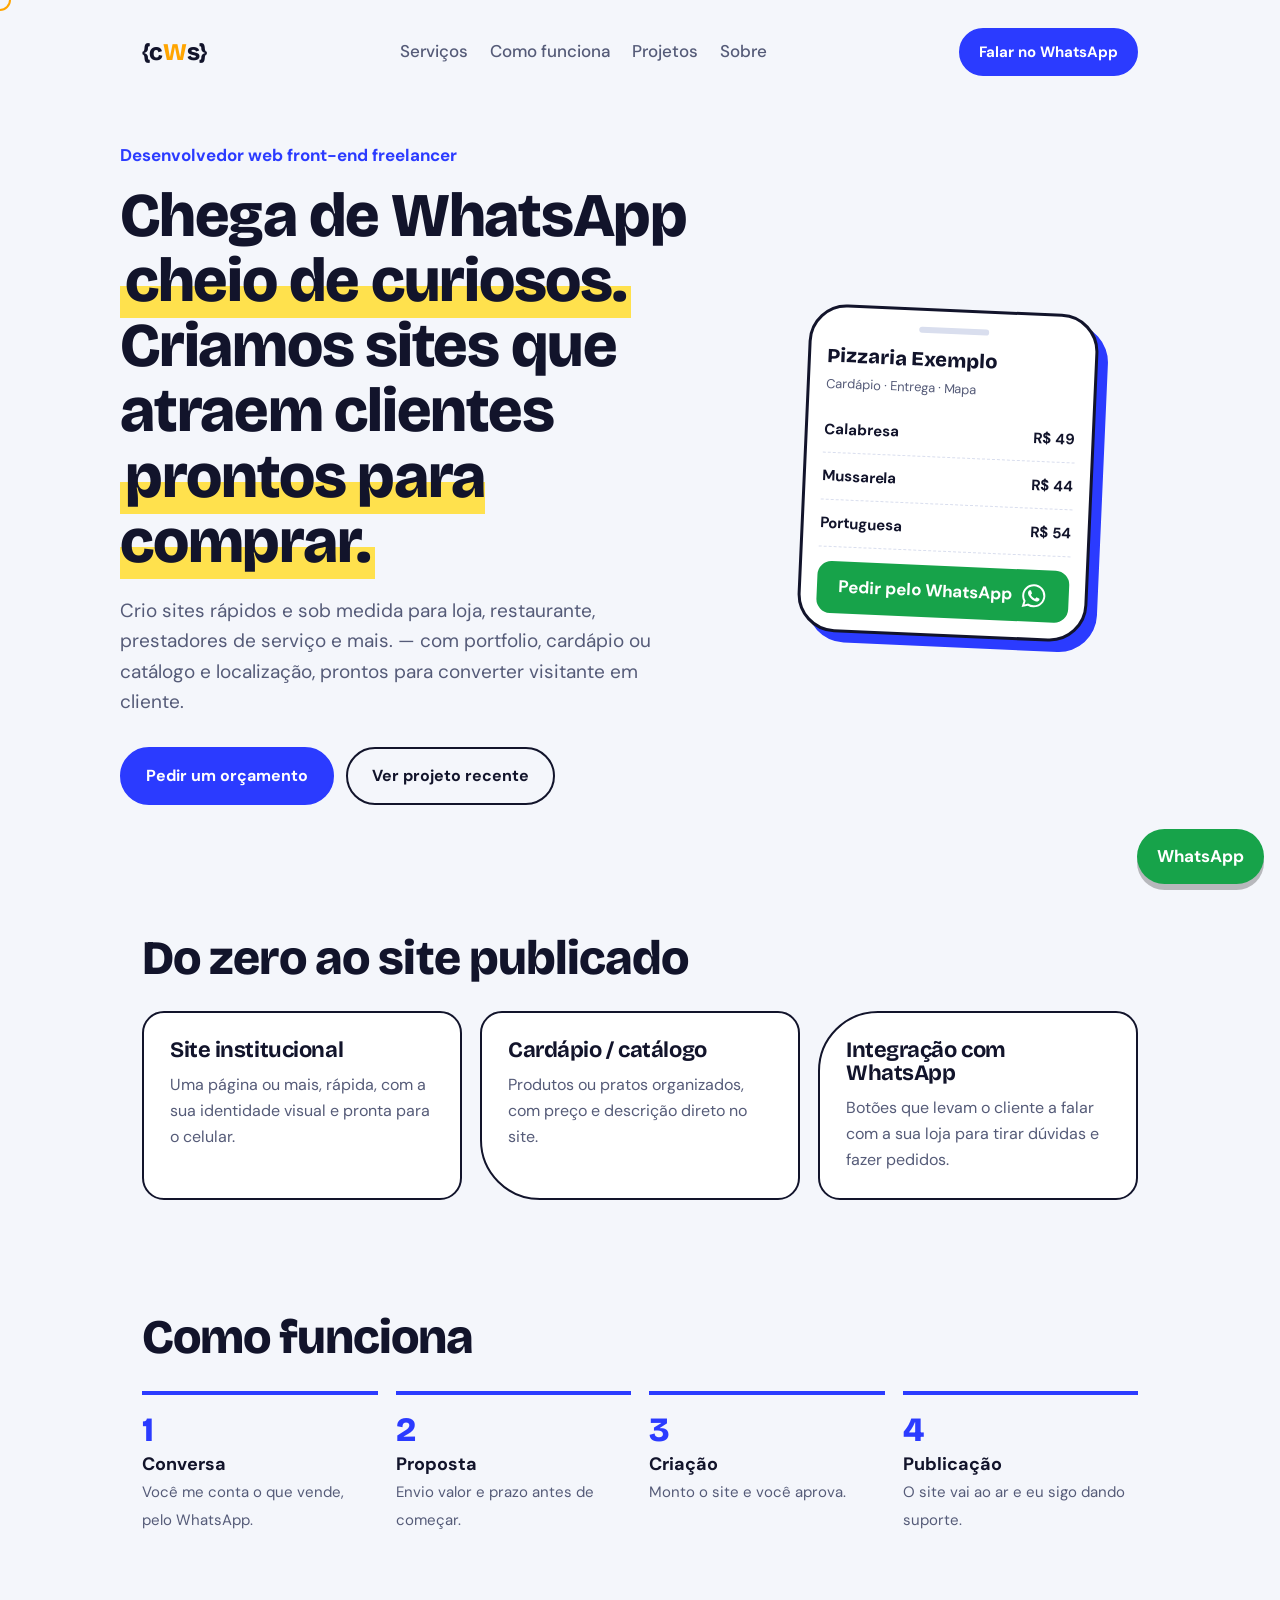
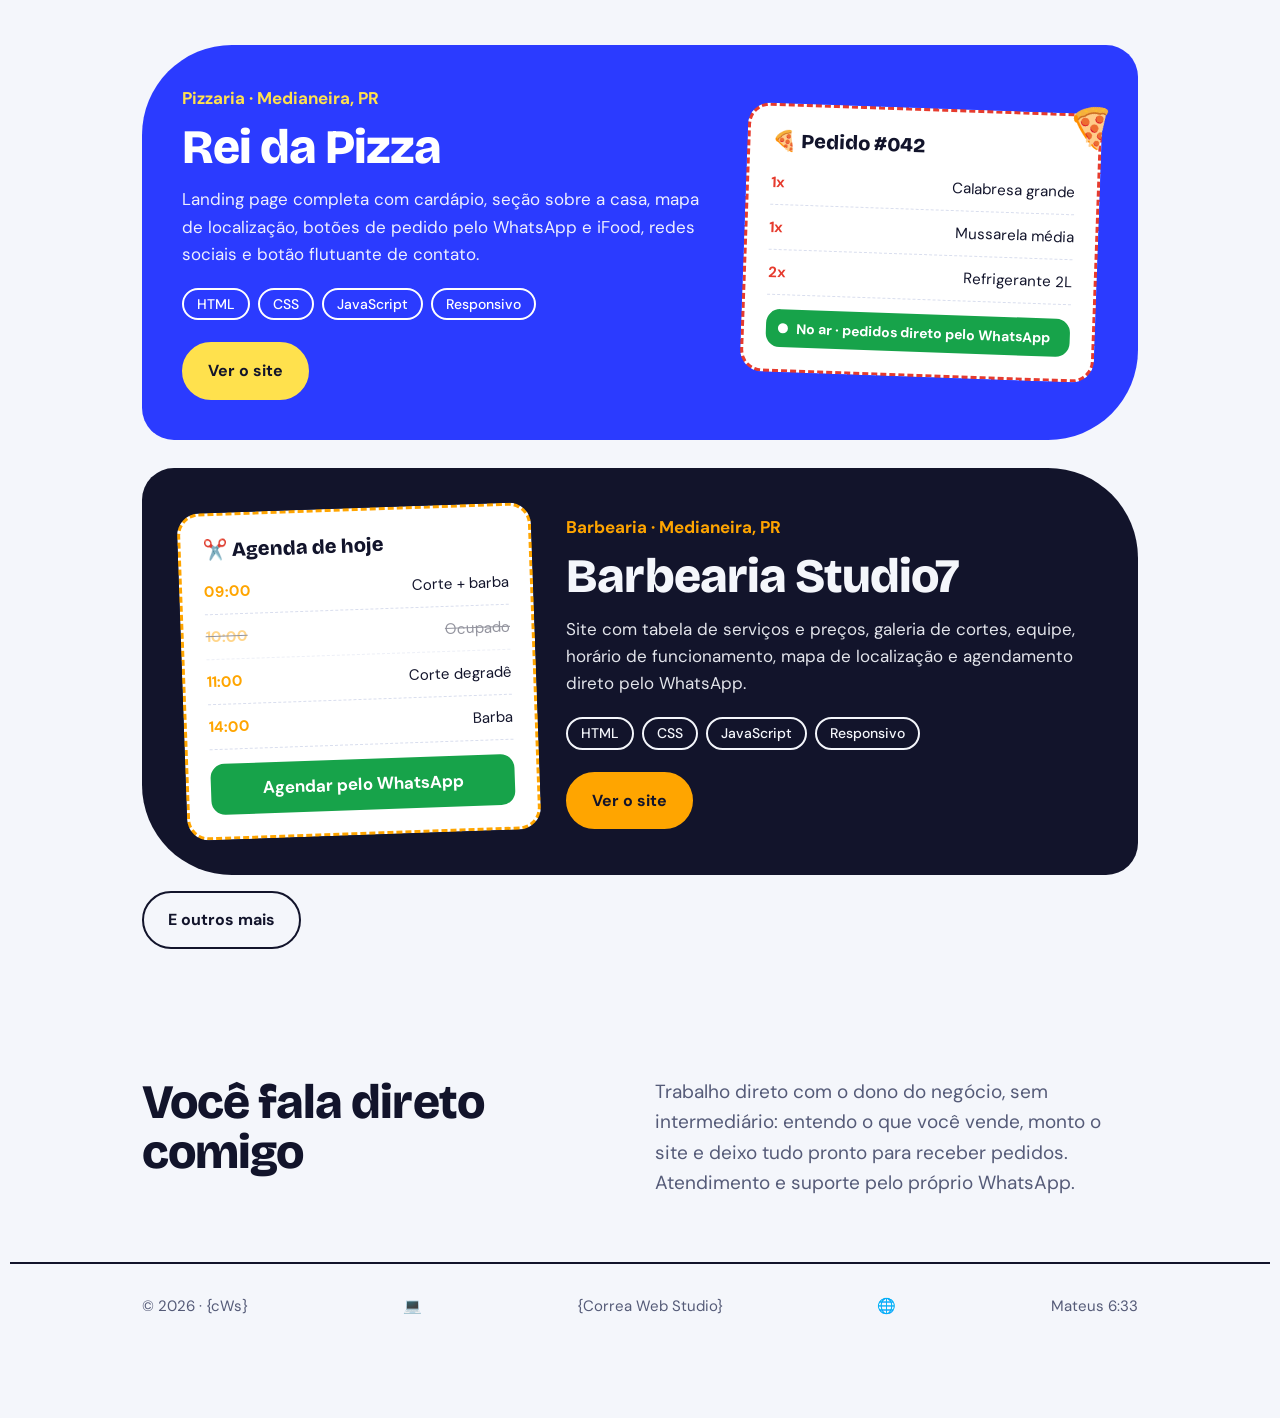
<file: index.html>
<!DOCTYPE html>
<html lang="pt-BR">
<head>
<meta charset="UTF-8">
<meta name="viewport" content="width=device-width, initial-scale=1, viewport-fit=cover">
<title>{cWs} - sites para negócios 🌐</title>
<link rel="icon" type="image/png" href="Logo {cWs}.png">
<meta name="description" content="Sites rápidos e sob medida para lojas, restaurantes e prestadores de serviço, com cardápio ou catálogo e pedidos pelo WhatsApp.">
<link rel="preconnect" href="https://fonts.googleapis.com">
<link rel="preconnect" href="https://fonts.gstatic.com" crossorigin>
<link href="https://fonts.googleapis.com/css2?family=Bricolage+Grotesque:opsz,wght@12..96,500;12..96,700;12..96,800&family=DM+Sans:wght@400;500;700&display=swap" rel="stylesheet">
<link rel="stylesheet" href="style.css">
</head>
<body>
<header>
  <div class="wrap nav">
    <span class="brand">{c<span class="mono">W</span>s}</span>
    <nav class="links">
      <a href="#servicos">Serviços</a>
      <a href="#como">Como funciona</a>
      <a href="#projetos">Projetos</a>
      <a href="#sobre">Sobre</a>
    </nav>
    <a class="btn btn-main btn-sm" href="https://wa.me/5551989264802?text=Oi!%20Vi%20seu%20portf%C3%B3lio%20e%20gostaria%20de%20um%20orçamento." target="_blank" rel="noopener">Falar no WhatsApp</a>
  </div>
</header>

<main>
  <div class="wrap hero">
    <div>
      <p class="who">Desenvolvedor web front-end freelancer</p>
      <h1>Chega de WhatsApp <mark>cheio de curiosos.</mark> Criamos sites que atraem clientes <mark>prontos para comprar.</mark></h1>
      <p class="lead">Crio sites rápidos e sob medida para loja, restaurante, prestadores de serviço e mais. — com portfolio, cardápio ou catálogo e localização, prontos para converter visitante em cliente.</p>
      <div class="ctas">
        <a class="btn btn-main" href="https://wa.me/5551989264802?text=Oi!%20Vi%20seu%20portf%C3%B3lio%20e%20gostaria%20de%20fazer%20um%20orçamento." target="_blank" rel="noopener">Pedir um orçamento</a>
        <a class="btn btn-line" href="#projetos">Ver projeto recente</a>
      </div>
    </div>
    <div class="phone" aria-hidden="true">
      <div class="bar"></div>
      <h4>Pizzaria Exemplo</h4><small>Cardápio · Entrega · Mapa</small>
      <div style="margin-top:10px">
        <div class="item"><b>Calabresa</b><span>R$ 49</span></div>
        <div class="item"><b>Mussarela</b><span>R$ 44</span></div>
        <div class="item"><b>Portuguesa</b><span>R$ 54</span></div>
      </div>
      <span class="fake-btn">Pedir pelo WhatsApp
        <svg viewBox="0 0 24 24" fill="currentColor" aria-hidden="true">
          <path d="M12.04 2C6.58 2 2.13 6.45 2.13 11.91c0 1.75.46 3.45 1.32 4.95L2.05 22l5.25-1.38a9.9 9.9 0 0 0 4.74 1.21h.01c5.46 0 9.91-4.45 9.91-9.91 0-2.65-1.03-5.14-2.9-7.01A9.85 9.85 0 0 0 12.04 2Zm0 18.15h-.01a8.23 8.23 0 0 1-4.19-1.15l-.3-.18-3.12.82.83-3.04-.2-.31a8.2 8.2 0 0 1-1.26-4.38c0-4.54 3.7-8.24 8.25-8.24 2.2 0 4.27.86 5.82 2.42a8.18 8.18 0 0 1 2.41 5.83c0 4.54-3.7 8.23-8.23 8.23Zm4.52-6.16c-.25-.12-1.47-.72-1.69-.81-.23-.08-.39-.12-.56.13-.16.25-.64.81-.78.97-.14.17-.29.19-.54.06-.25-.12-1.05-.39-2-1.23-.74-.66-1.24-1.47-1.38-1.72-.15-.25-.02-.38.11-.5.11-.11.25-.29.37-.43.12-.15.16-.25.25-.41.08-.17.04-.31-.02-.43-.06-.12-.56-1.34-.76-1.84-.2-.48-.41-.42-.56-.42h-.48c-.17 0-.43.06-.66.31-.22.25-.86.85-.86 2.07 0 1.22.89 2.4 1.01 2.56.12.17 1.75 2.67 4.23 3.74.59.26 1.05.41 1.41.52.59.19 1.13.16 1.56.1.48-.07 1.47-.6 1.67-1.18.21-.58.21-1.07.14-1.18-.06-.1-.22-.16-.47-.28Z"/>
        </svg>
      </span>
    </div>
  </div>

  <section id="servicos"><div class="wrap">
    <h2>Do zero ao site publicado</h2>
    <div class="grid3">
      <div class="card"><h3>Site institucional</h3><p>Uma página ou mais, rápida, com a sua identidade visual e pronta para o celular.</p></div>
      <div class="card"><h3>Cardápio / catálogo</h3><p>Produtos ou pratos organizados, com preço e descrição direto no site.</p></div>
      <div class="card"><h3>Integração com WhatsApp</h3><p>Botões que levam o cliente a falar com a sua loja para tirar dúvidas e fazer pedidos.</p></div>
    </div>
  </div></section>

  <section id="como"><div class="wrap">
    <h2>Como funciona</h2>
    <ol class="steps">
      <li><b>Conversa</b><span>Você me conta o que vende, pelo WhatsApp.</span></li>
      <li><b>Proposta</b><span>Envio valor e prazo antes de começar.</span></li>
      <li><b>Criação</b><span>Monto o site e você aprova.</span></li>
      <li><b>Publicação</b><span>O site vai ao ar e eu sigo dando suporte.</span></li>
    </ol>
  </div></section>

  <section id="projetos"><div class="wrap">
    <div class="project pizza">
      <div>
        <span class="place">Pizzaria · Medianeira, PR</span>
        <h2>Rei da Pizza</h2>
        <p>Landing page completa com cardápio, seção sobre a casa, mapa de localização, botões de pedido pelo WhatsApp e iFood, redes sociais e botão flutuante de contato.</p>
        <div class="tags"><span>HTML</span><span>CSS</span><span>JavaScript</span><span>Responsivo</span></div>
        <!-- Troque # pela URL real do site -->
        <a class="btn" href="https://correawebstudio.github.io/Pizzaria.ReidaPizza/" target="_blank" rel="noopener">Ver o site</a>
      </div>
      <div class="comanda" aria-hidden="true">
        <h4>🍕 Pedido #042</h4>
        <div class="slot"><b>1x</b><span>Calabresa grande</span></div>
        <div class="slot"><b>1x</b><span>Mussarela média</span></div>
        <div class="slot"><b>2x</b><span>Refrigerante 2L</span></div>
        <div class="status"><i></i>No ar · pedidos direto pelo WhatsApp</div>
      </div>
    </div>
    <div class="project barber">
      <div class="agenda" aria-hidden="true">
        <h4>✂️ Agenda de hoje</h4>
        <div class="slot"><b>09:00</b><span>Corte + barba</span></div>
        <div class="slot busy"><b>10:00</b><span>Ocupado</span></div>
        <div class="slot"><b>11:00</b><span>Corte degradê</span></div>
        <div class="slot"><b>14:00</b><span>Barba</span></div>
        <span class="fake-btn">Agendar pelo WhatsApp</span>
      </div>
      <div>
        <span class="place">Barbearia · Medianeira, PR</span>
        <h2>Barbearia Studio7</h2>
        <p>Site com tabela de serviços e preços, galeria de cortes, equipe, horário de funcionamento, mapa de localização e agendamento direto pelo WhatsApp.</p>
        <div class="tags"><span>HTML</span><span>CSS</span><span>JavaScript</span><span>Responsivo</span></div>
        <!-- Troque # pela URL real do site -->
        <a class="btn" href="https://correawebstudio.github.io/barbearia.studio7/" target="_blank" rel="noopener">Ver o site</a>
      </div>
    </div>
    <div>
      <p class="out" >E outros mais</p>
    </div>
  </div></section>

  <section id="sobre"><div class="wrap about">
    <h2>Você fala direto comigo</h2>
    <p>Trabalho direto com o dono do negócio, sem intermediário: entendo o que você vende, monto o site e deixo tudo pronto para receber pedidos. Atendimento e suporte pelo próprio WhatsApp.</p>
  </div></section>
</main>

<footer><div class="wrap foot">
  <span>© 2026 · {cWs}</span>
  <span>💻</span>
  <span>{Correa Web Studio}</span>
  <span>🌐</span>
  <span>Mateus 6:33</span>
</div></footer>

<a class="float" href="https://wa.me/5551989264802?text=Oi!%20Vi%20seu%20portf%C3%B3lio%20e%20gostaria%20de%20um%20orçamento." target="_blank" rel="noopener">WhatsApp</a>

<div class="cursor" aria-hidden="true"></div>
<script src="script.js"></script>
</body>
</html>
</file>
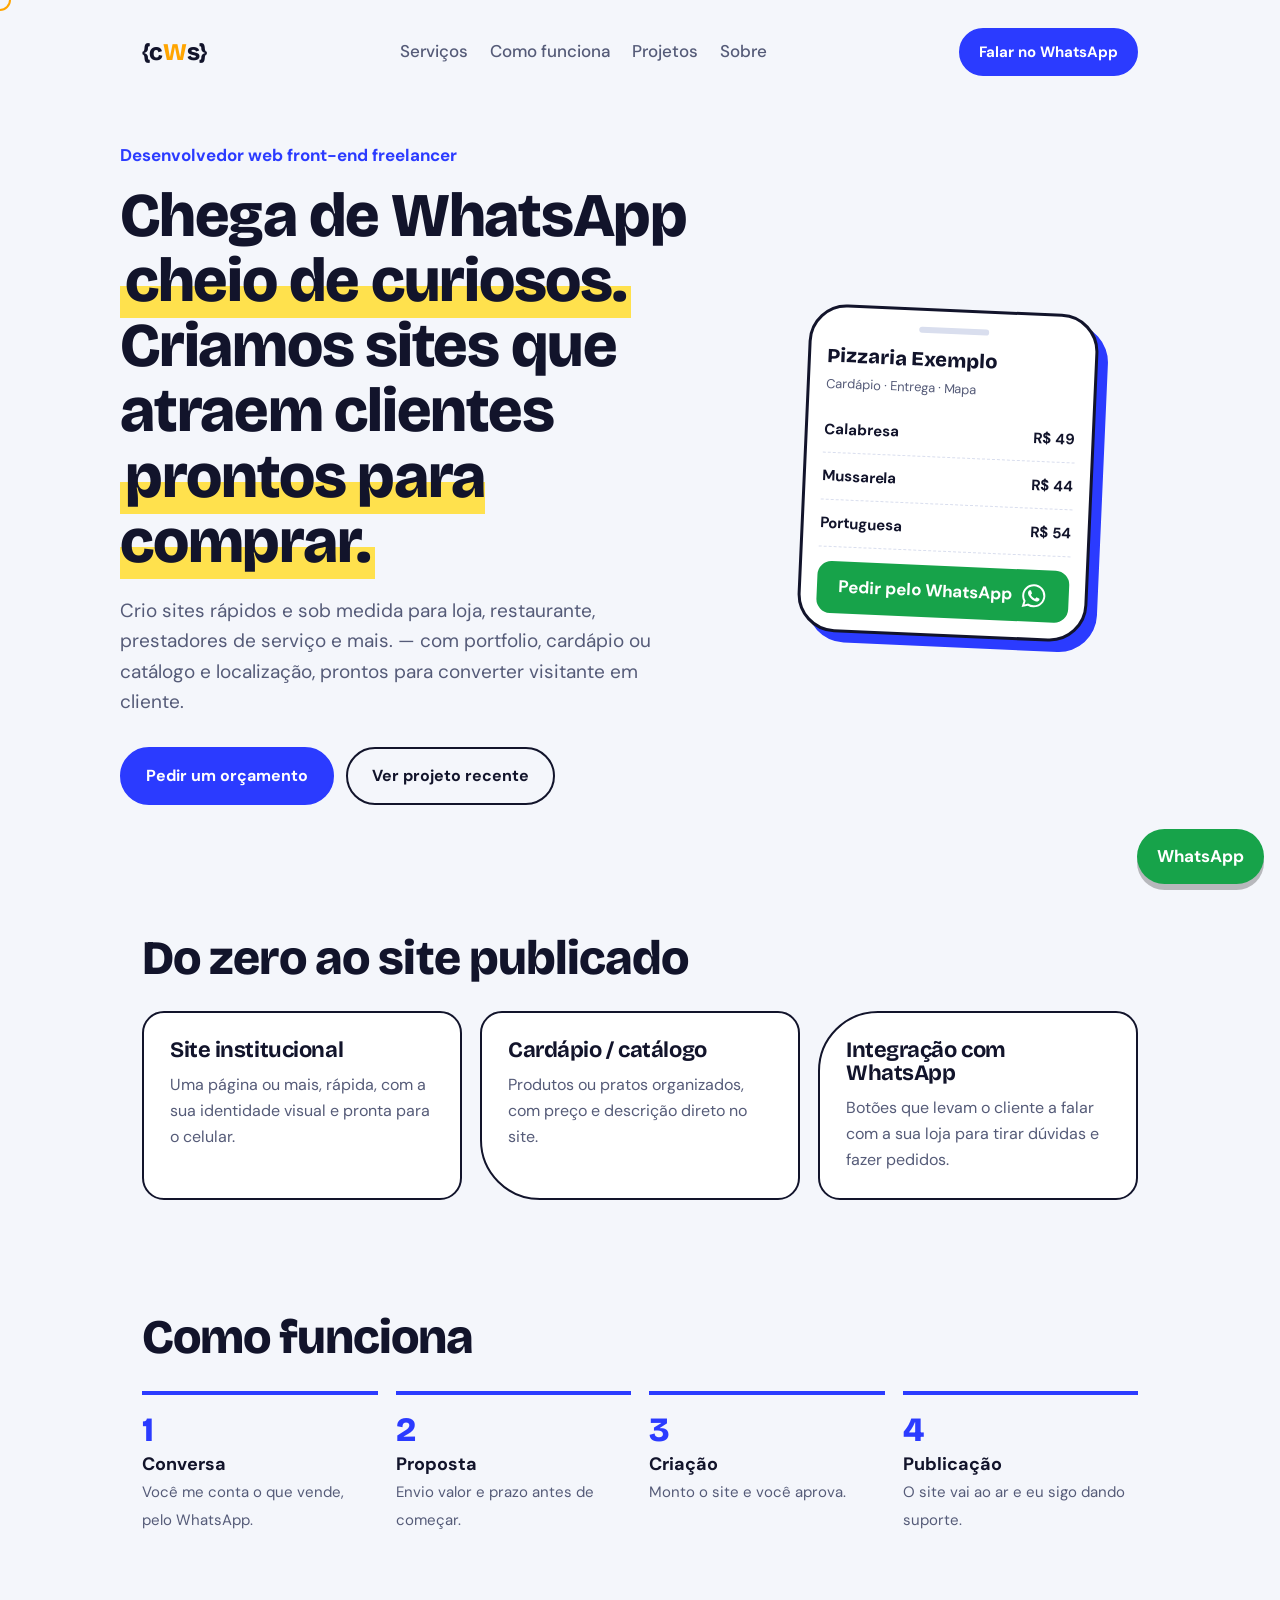
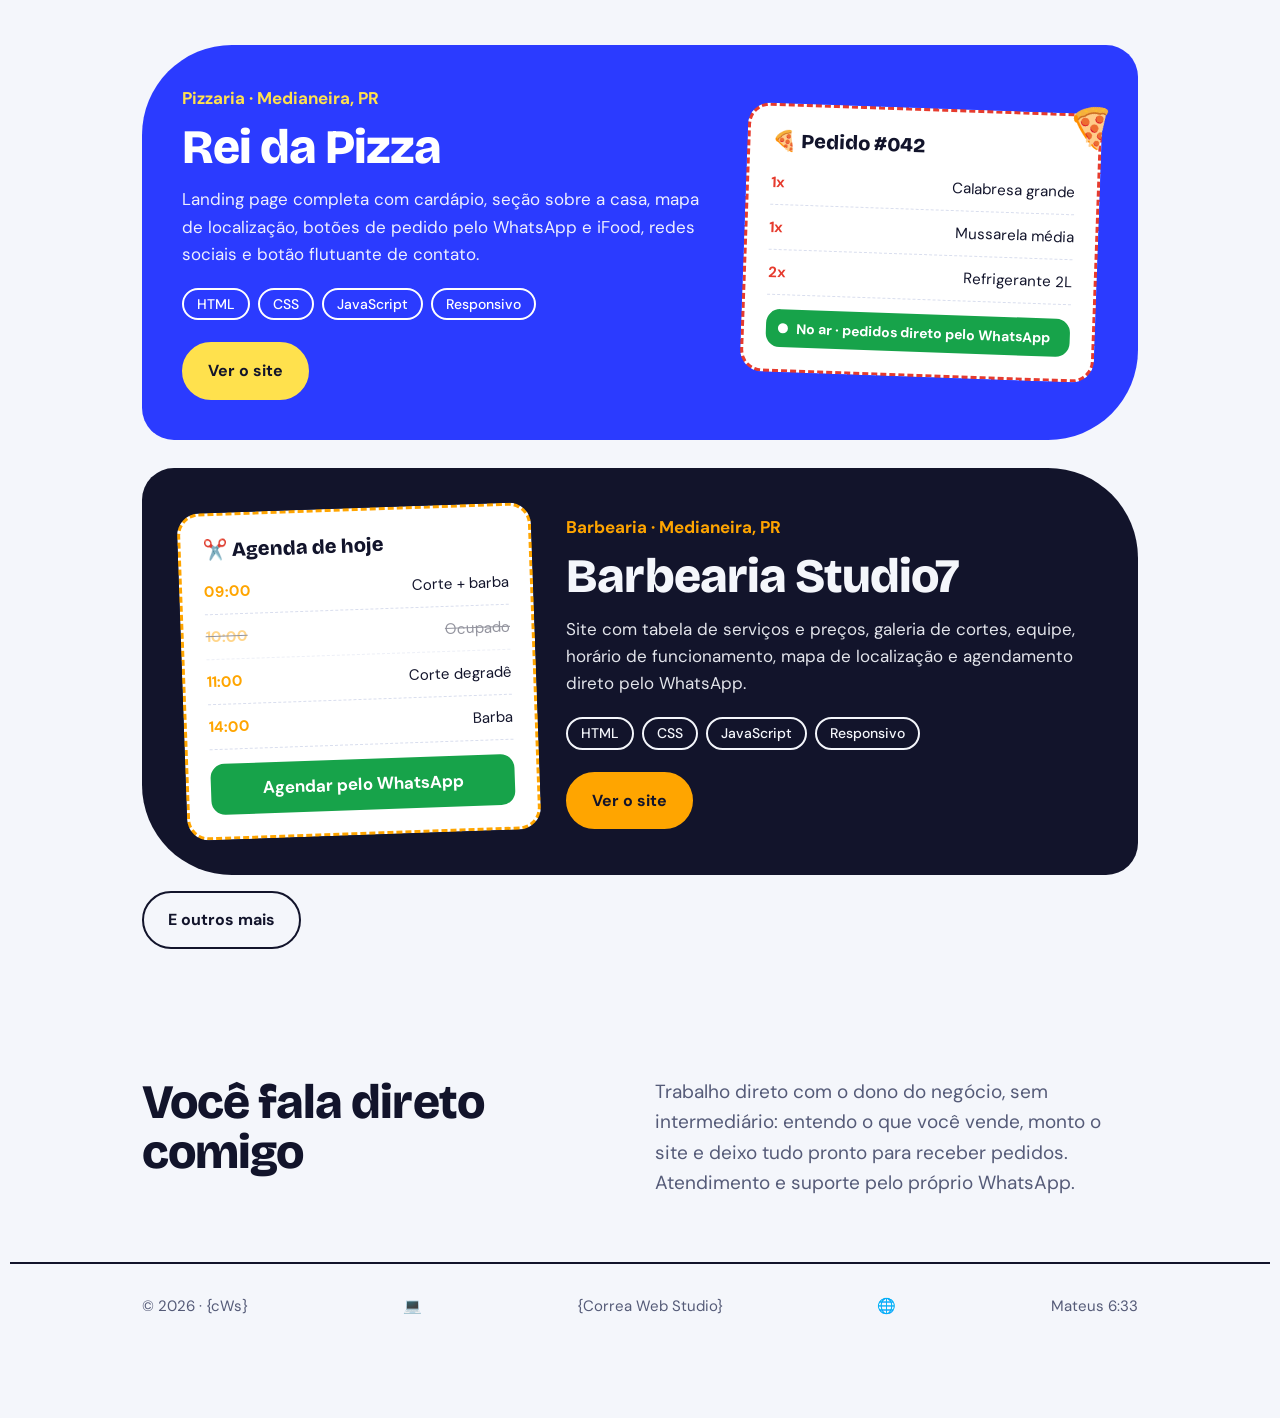
<file: {cWs}.html>
<!DOCTYPE html>
<html lang="pt-BR">
<head>
<meta charset="UTF-8">
<meta name="viewport" content="width=device-width, initial-scale=1, viewport-fit=cover">
<title>{cWs} - sites para negócios 🌐</title>
<link rel="icon" type="image/png" href="Logo {cWs}.png">
<meta name="description" content="Sites rápidos e sob medida para lojas, restaurantes e prestadores de serviço, com cardápio ou catálogo e pedidos pelo WhatsApp.">
<link rel="preconnect" href="https://fonts.googleapis.com">
<link rel="preconnect" href="https://fonts.gstatic.com" crossorigin>
<link href="https://fonts.googleapis.com/css2?family=Bricolage+Grotesque:opsz,wght@12..96,500;12..96,700;12..96,800&family=DM+Sans:wght@400;500;700&display=swap" rel="stylesheet">
<link rel="stylesheet" href="style.css">
</head>
<body>
<header>
  <div class="wrap nav">
    <span class="brand">{c<span class="mono">W</span>s}</span>
    <nav class="links">
      <a href="#servicos">Serviços</a>
      <a href="#como">Como funciona</a>
      <a href="#projetos">Projetos</a>
      <a href="#sobre">Sobre</a>
    </nav>
    <a class="btn btn-main btn-sm" href="https://wa.me/5551989264802?text=Oi!%20Vi%20seu%20portf%C3%B3lio%20e%20gostaria%20de%20um%20orçamento." target="_blank" rel="noopener">Falar no WhatsApp</a>
  </div>
</header>

<main>
  <div class="wrap hero">
    <div>
      <p class="who">Desenvolvedor web front-end freelancer</p>
      <h1>Chega de WhatsApp <mark>cheio de curiosos.</mark> Criamos sites que atraem clientes <mark>prontos para comprar.</mark></h1>
      <p class="lead">Crio sites rápidos e sob medida para loja, restaurante, prestadores de serviço e mais. — com portfolio, cardápio ou catálogo e localização, prontos para converter visitante em cliente.</p>
      <div class="ctas">
        <a class="btn btn-main" href="https://wa.me/5551989264802?text=Oi!%20Vi%20seu%20portf%C3%B3lio%20e%20gostaria%20de%20fazer%20um%20orçamento." target="_blank" rel="noopener">Pedir um orçamento</a>
        <a class="btn btn-line" href="#projetos">Ver projeto recente</a>
      </div>
    </div>
    <div class="phone" aria-hidden="true">
      <div class="bar"></div>
      <h4>Pizzaria Exemplo</h4><small>Cardápio · Entrega · Mapa</small>
      <div style="margin-top:10px">
        <div class="item"><b>Calabresa</b><span>R$ 49</span></div>
        <div class="item"><b>Mussarela</b><span>R$ 44</span></div>
        <div class="item"><b>Portuguesa</b><span>R$ 54</span></div>
      </div>
      <span class="fake-btn">Pedir pelo WhatsApp
        <svg viewBox="0 0 24 24" fill="currentColor" aria-hidden="true">
          <path d="M12.04 2C6.58 2 2.13 6.45 2.13 11.91c0 1.75.46 3.45 1.32 4.95L2.05 22l5.25-1.38a9.9 9.9 0 0 0 4.74 1.21h.01c5.46 0 9.91-4.45 9.91-9.91 0-2.65-1.03-5.14-2.9-7.01A9.85 9.85 0 0 0 12.04 2Zm0 18.15h-.01a8.23 8.23 0 0 1-4.19-1.15l-.3-.18-3.12.82.83-3.04-.2-.31a8.2 8.2 0 0 1-1.26-4.38c0-4.54 3.7-8.24 8.25-8.24 2.2 0 4.27.86 5.82 2.42a8.18 8.18 0 0 1 2.41 5.83c0 4.54-3.7 8.23-8.23 8.23Zm4.52-6.16c-.25-.12-1.47-.72-1.69-.81-.23-.08-.39-.12-.56.13-.16.25-.64.81-.78.97-.14.17-.29.19-.54.06-.25-.12-1.05-.39-2-1.23-.74-.66-1.24-1.47-1.38-1.72-.15-.25-.02-.38.11-.5.11-.11.25-.29.37-.43.12-.15.16-.25.25-.41.08-.17.04-.31-.02-.43-.06-.12-.56-1.34-.76-1.84-.2-.48-.41-.42-.56-.42h-.48c-.17 0-.43.06-.66.31-.22.25-.86.85-.86 2.07 0 1.22.89 2.4 1.01 2.56.12.17 1.75 2.67 4.23 3.74.59.26 1.05.41 1.41.52.59.19 1.13.16 1.56.1.48-.07 1.47-.6 1.67-1.18.21-.58.21-1.07.14-1.18-.06-.1-.22-.16-.47-.28Z"/>
        </svg>
      </span>
    </div>
  </div>

  <section id="servicos"><div class="wrap">
    <h2>Do zero ao site publicado</h2>
    <div class="grid3">
      <div class="card"><h3>Site institucional</h3><p>Uma página ou mais, rápida, com a sua identidade visual e pronta para o celular.</p></div>
      <div class="card"><h3>Cardápio / catálogo</h3><p>Produtos ou pratos organizados, com preço e descrição direto no site.</p></div>
      <div class="card"><h3>Integração com WhatsApp</h3><p>Botões que levam o cliente a falar com a sua loja para tirar dúvidas e fazer pedidos.</p></div>
    </div>
  </div></section>

  <section id="como"><div class="wrap">
    <h2>Como funciona</h2>
    <ol class="steps">
      <li><b>Conversa</b><span>Você me conta o que vende, pelo WhatsApp.</span></li>
      <li><b>Proposta</b><span>Envio valor e prazo antes de começar.</span></li>
      <li><b>Criação</b><span>Monto o site e você aprova.</span></li>
      <li><b>Publicação</b><span>O site vai ao ar e eu sigo dando suporte.</span></li>
    </ol>
  </div></section>

  <section id="projetos"><div class="wrap">
    <div class="project pizza">
      <div>
        <span class="place">Pizzaria · Medianeira, PR</span>
        <h2>Rei da Pizza</h2>
        <p>Landing page completa com cardápio, seção sobre a casa, mapa de localização, botões de pedido pelo WhatsApp e iFood, redes sociais e botão flutuante de contato.</p>
        <div class="tags"><span>HTML</span><span>CSS</span><span>JavaScript</span><span>Responsivo</span></div>
        <!-- Troque # pela URL real do site -->
        <a class="btn" href="https://correawebstudio.github.io/Pizzaria.ReidaPizza/" target="_blank" rel="noopener">Ver o site</a>
      </div>
      <div class="comanda" aria-hidden="true">
        <h4>🍕 Pedido #042</h4>
        <div class="slot"><b>1x</b><span>Calabresa grande</span></div>
        <div class="slot"><b>1x</b><span>Mussarela média</span></div>
        <div class="slot"><b>2x</b><span>Refrigerante 2L</span></div>
        <div class="status"><i></i>No ar · pedidos direto pelo WhatsApp</div>
      </div>
    </div>
    <div class="project barber">
      <div class="agenda" aria-hidden="true">
        <h4>✂️ Agenda de hoje</h4>
        <div class="slot"><b>09:00</b><span>Corte + barba</span></div>
        <div class="slot busy"><b>10:00</b><span>Ocupado</span></div>
        <div class="slot"><b>11:00</b><span>Corte degradê</span></div>
        <div class="slot"><b>14:00</b><span>Barba</span></div>
        <span class="fake-btn">Agendar pelo WhatsApp</span>
      </div>
      <div>
        <span class="place">Barbearia · Medianeira, PR</span>
        <h2>Barbearia Studio7</h2>
        <p>Site com tabela de serviços e preços, galeria de cortes, equipe, horário de funcionamento, mapa de localização e agendamento direto pelo WhatsApp.</p>
        <div class="tags"><span>HTML</span><span>CSS</span><span>JavaScript</span><span>Responsivo</span></div>
        <!-- Troque # pela URL real do site -->
        <a class="btn" href="https://correawebstudio.github.io/barbearia.studio7/" target="_blank" rel="noopener">Ver o site</a>
      </div>
    </div>
    <div>
      <p class="out" >E outros mais</p>
    </div>
  </div></section>

  <section id="sobre"><div class="wrap about">
    <h2>Você fala direto comigo</h2>
    <p>Trabalho direto com o dono do negócio, sem intermediário: entendo o que você vende, monto o site e deixo tudo pronto para receber pedidos. Atendimento e suporte pelo próprio WhatsApp.</p>
  </div></section>
</main>

<footer><div class="wrap foot">
  <span>© 2026 · {cWs}</span>
  <span>💻</span>
  <span>{Correa Web Studio}</span>
  <span>🌐</span>
  <span>Mateus 6:33</span>
</div></footer>

<a class="float" href="https://wa.me/5551989264802?text=Oi!%20Vi%20seu%20portf%C3%B3lio%20e%20gostaria%20de%20um%20orçamento." target="_blank" rel="noopener">WhatsApp</a>

<div class="cursor" aria-hidden="true"></div>
<script src="script.js"></script>
</body>
</html>
</file>
<file: style.css>
:root{
  --bg:#F4F6FB; --card:#FFFFFF; --ink:#12142B; --soft:#555B78;
  --blue:#2B3BFF; --blue-ink:#FFFFFF; --hi:#FFE14D; --line:#D9DEEE; --wpp:#17A34A;
  box-sizing:border-box;
  padding-top:env(safe-area-inset-top,0px); padding-bottom:env(safe-area-inset-bottom,0px);
}
@media (prefers-color-scheme:dark){
  :root:not([data-theme="light"]){--bg:#0F1120; --card:#181B33; --ink:#F1F2FA; --soft:#A3A8C7; --blue:#6C79FF; --blue-ink:#0F1120; --line:#2A2E52;}
}
:root[data-theme="dark"]{--bg:#0F1120; --card:#181B33; --ink:#F1F2FA; --soft:#A3A8C7; --blue:#6C79FF; --blue-ink:#0F1120; --line:#2A2E52;}
*{box-sizing:border-box}
html{scroll-padding-top:env(safe-area-inset-top,0px);scroll-behavior:smooth}
body{margin:10px;background:var(--bg);color:var(--ink);font:400 17px/1.6 'DM Sans',system-ui,sans-serif;overflow-x:hidden}
h1,h2,h3{font-family:'Bricolage Grotesque','DM Sans',system-ui,sans-serif;margin:0;letter-spacing:-.02em;line-height:1.05}
a{color:inherit;text-decoration:none}
a:focus-visible,button:focus-visible{outline:3px solid var(--blue);outline-offset:3px}
.wrap{max-width:1040px;margin:0 auto;padding:0 22px}

header{padding:18px 0}
.nav{display:flex;align-items:center;justify-content:space-between;gap:12px}
.brand{font:800 24px 'Bricolage Grotesque',sans-serif}
.brand .mono{color:orange;}
.links{display:flex;gap:22px;font-weight:500;color:var(--soft)}
.links a:hover{color:var(--ink)}
@media (max-width:720px){.links{display:none}}

.btn{display:inline-block;padding:14px 24px;border-radius:999px;font-weight:700;font-size:16px;border:2px solid var(--ink);transition:transform .15s,box-shadow .15s}
.btn-main{background:var(--blue);color:var(--blue-ink);border-color:var(--blue)}
.btn-main:hover{color:white;transform:translateY(-2px);box-shadow:0 6px 0 var(--ink)}
.btn-line{background:transparent;color:var(--ink)}
.btn-line:hover{background:var(--ink);color:var(--bg)}
.btn-sm{padding:10px 18px;font-size:15px}
.out{display:inline-block;padding:14px 24px;border-radius:999px;font-weight:700;font-size:16px;border:2px solid var(--ink)}

/* hero */
.hero{display:grid;grid-template-columns:1.15fr .85fr;gap:40px;align-items:center;padding:48px 0 72px}
h1{font-size:clamp(40px,6.4vw,62px);font-weight:800}
mark{background:linear-gradient(transparent 58%,var(--hi) 58%);color:inherit;padding:0 .08em}
.lead{color:var(--soft);font-size:19px;max-width:46ch;margin:22px 0 30px}
.ctas{display:flex;gap:12px;flex-wrap:wrap}
.who{margin:0 0 14px;font-weight:700;color:var(--blue)}

/* phone mockup */
.phone{justify-self:center;width:min(290px,100%);border:3px solid var(--ink);border-radius:38px;background:var(--card);padding:16px;box-shadow:10px 10px 0 var(--blue);transform:rotate(2.5deg)}
.phone .bar{width:70px;height:6px;border-radius:9px;background:var(--line);margin:0 auto 14px}
.phone h4{font:800 20px 'Bricolage Grotesque',sans-serif;margin:0 0 2px}
.phone small{color:var(--soft);font-size:13px}
.item{display:flex;justify-content:space-between;gap:10px;padding:11px 0;border-bottom:1px dashed var(--line);font-size:15px}
.item b{font-weight:700}
.item span{white-space:nowrap;font-weight:700}
.fake-btn{display:flex;justify-content:center;gap:8px;margin-top:14px;text-align:center;background:var(--wpp);color:#fff;font-weight:700;padding:12px;border-radius:14px}
.fake-btn svg{width:28px;height:28px;flex-shrink:0;}

/* sections */
section{padding:56px 0}
h2{font-size:clamp(30px,4.4vw,48px);font-weight:800;margin-bottom:28px;max-width:20ch}
.grid3{display:grid;grid-template-columns:repeat(3,1fr);gap:18px}
.card{background:var(--card);border:2px solid var(--ink);border-radius:22px;padding:26px}
.card h3{font-size:22px;margin-bottom:10px}
.card p{margin:0;color:var(--soft);font-size:16px}
.card:nth-child(2){border-radius:22px 22px 22px 60px}
.card:nth-child(3){border-radius:60px 22px 22px 22px}

.steps{counter-reset:s;display:grid;grid-template-columns:repeat(4,1fr);gap:18px;list-style:none;padding:0;margin:0}
.steps li{counter-increment:s;border-top:4px solid var(--blue);padding-top:14px}
.steps li::before{content:counter(s);font:800 34px 'Bricolage Grotesque',sans-serif;color:var(--blue);display:block}
.steps b{display:block;font-size:18px}
.steps span{color:var(--soft);font-size:15px}

.project{background:var(--blue);color:var(--blue-ink);border-radius:32px;padding:40px;display:grid;grid-template-columns:1.2fr .8fr;gap:30px;align-items:center}
.project h2{margin-bottom:14px;max-width:none}
.project p{margin:0 0 20px;max-width:52ch;opacity:.92}
.tags{display:flex;gap:8px;flex-wrap:wrap;margin-bottom:22px}
.tags span{border:2px solid currentColor;border-radius:999px;padding:3px 13px;font-size:14px;font-weight:500}
.project .btn{background:var(--hi);color:#12142B;border-color:var(--hi)}
.place{font-weight:700;margin-bottom:10px;display:block}
.stat{background:var(--card);color:var(--ink);border-radius:22px;padding:24px;text-align:center}
.stat b{display:block;font:800 30px/1.1 'Bricolage Grotesque',sans-serif;margin-bottom:6px}
.stat span{color:var(--soft);font-size:15px}

/* pizzaria */
.project.pizza{border-radius:90px 32px 90px 32px}
.pizza .place{color:var(--hi)}
.comanda{
  position:relative;background:var(--card);color:var(--ink);
  border:3px dashed #E63B2E;border-radius:22px;
  padding:22px;transform:rotate(2deg);
}
.comanda::before{content:"🍕";position:absolute;top:-22px;right:-14px;font-size:38px;transform:rotate(18deg)}
.comanda h4{font:800 20px 'Bricolage Grotesque',sans-serif;margin:0 0 8px}
.comanda .slot b{color:#E63B2E}
.comanda .status{display:flex;align-items:center;gap:8px;margin-top:14px;padding:10px 12px;border-radius:14px;background:var(--wpp);color:#fff;font-weight:700;font-size:14px;line-height:1.3}
.comanda .status i{width:10px;height:10px;border-radius:50%;background:#fff;flex-shrink:0}
@media (prefers-reduced-motion:no-preference){.comanda .status i{animation:pulso 1.6s infinite}}
@keyframes pulso{50%{opacity:.25}}

/* barbearia */
.project + .project{margin-top:28px}
.project.barber{
  background:var(--ink);color:var(--bg);
  grid-template-columns:.8fr 1.2fr;
  border-radius:32px 90px 32px 90px;
}
.barber .place{color:orange}
.barber .btn{background:orange;border-color:orange;color:#12142B}
.agenda{
  background:var(--card);color:var(--ink);
  border:3px dashed orange;border-radius:22px;
  padding:22px;transform:rotate(-2deg);
}
.agenda h4{font:800 20px 'Bricolage Grotesque',sans-serif;margin:0 0 8px}
.slot{display:flex;justify-content:space-between;gap:10px;padding:10px 0;border-bottom:1px dashed var(--line);font-size:15px}
.slot b{color:orange}
.slot.busy{opacity:.45;text-decoration:line-through}

.about{display:grid;grid-template-columns:1fr 1fr;gap:30px;align-items:start}
.about p{margin:0;font-size:19px;color:var(--soft);max-width:48ch}

footer{border-top:2px solid var(--ink);padding:30px 0 90px}
.foot{display:flex;justify-content:space-between;align-items:center;flex-wrap:wrap;gap:14px;color:var(--soft);font-size:15px}
.foot a{color:#17A34A;}
.float{position:fixed;right:16px;bottom:calc(16px + env(safe-area-inset-bottom,0px));background:var(--wpp);color:#fff;font-weight:700;padding:14px 20px;border-radius:999px;box-shadow:0 6px 0 rgba(0,0,0,.25);z-index:5;transition: transform .2s;}
.float:hover{transform:scale(1.1);}

@media (max-width:860px){
  .hero,.project,.about{grid-template-columns:1fr}
  .grid3{grid-template-columns:1fr}
  .steps{grid-template-columns:1fr 1fr}
  .project{padding:28px}
  .phone{transform:none}
  .project.pizza{border-radius:60px 32px 60px 32px}
  .comanda{transform:none}
  .project.barber{grid-template-columns:1fr;border-radius:32px 60px 32px 60px}
  .agenda{transform:none}
}
@media (prefers-reduced-motion:reduce){*{transition:none!important;scroll-behavior:auto!important}}

@media (hover:hover) and (pointer:fine){
  body, a, .btn{cursor:none;}

  .cursor{
    position: fixed;
    top:0; left:0;
    width:22px; height:22px;
    margin:-11px 0 0 -11px;
    border:2px solid orange;
    border-radius:50%;
    pointer-events:none;
    z-index:9999;
    transition:width .2s, height .2s, margin .2s, background .2s;
  }
  .cursor.hover{
    width:50px; height:50px;
    margin:-25px 0 0 -25px;
    background:rgba(255, 2, 179, 0.445);
  }
}
@media (hover:none){ .cursor{display:none;} }
</file>
